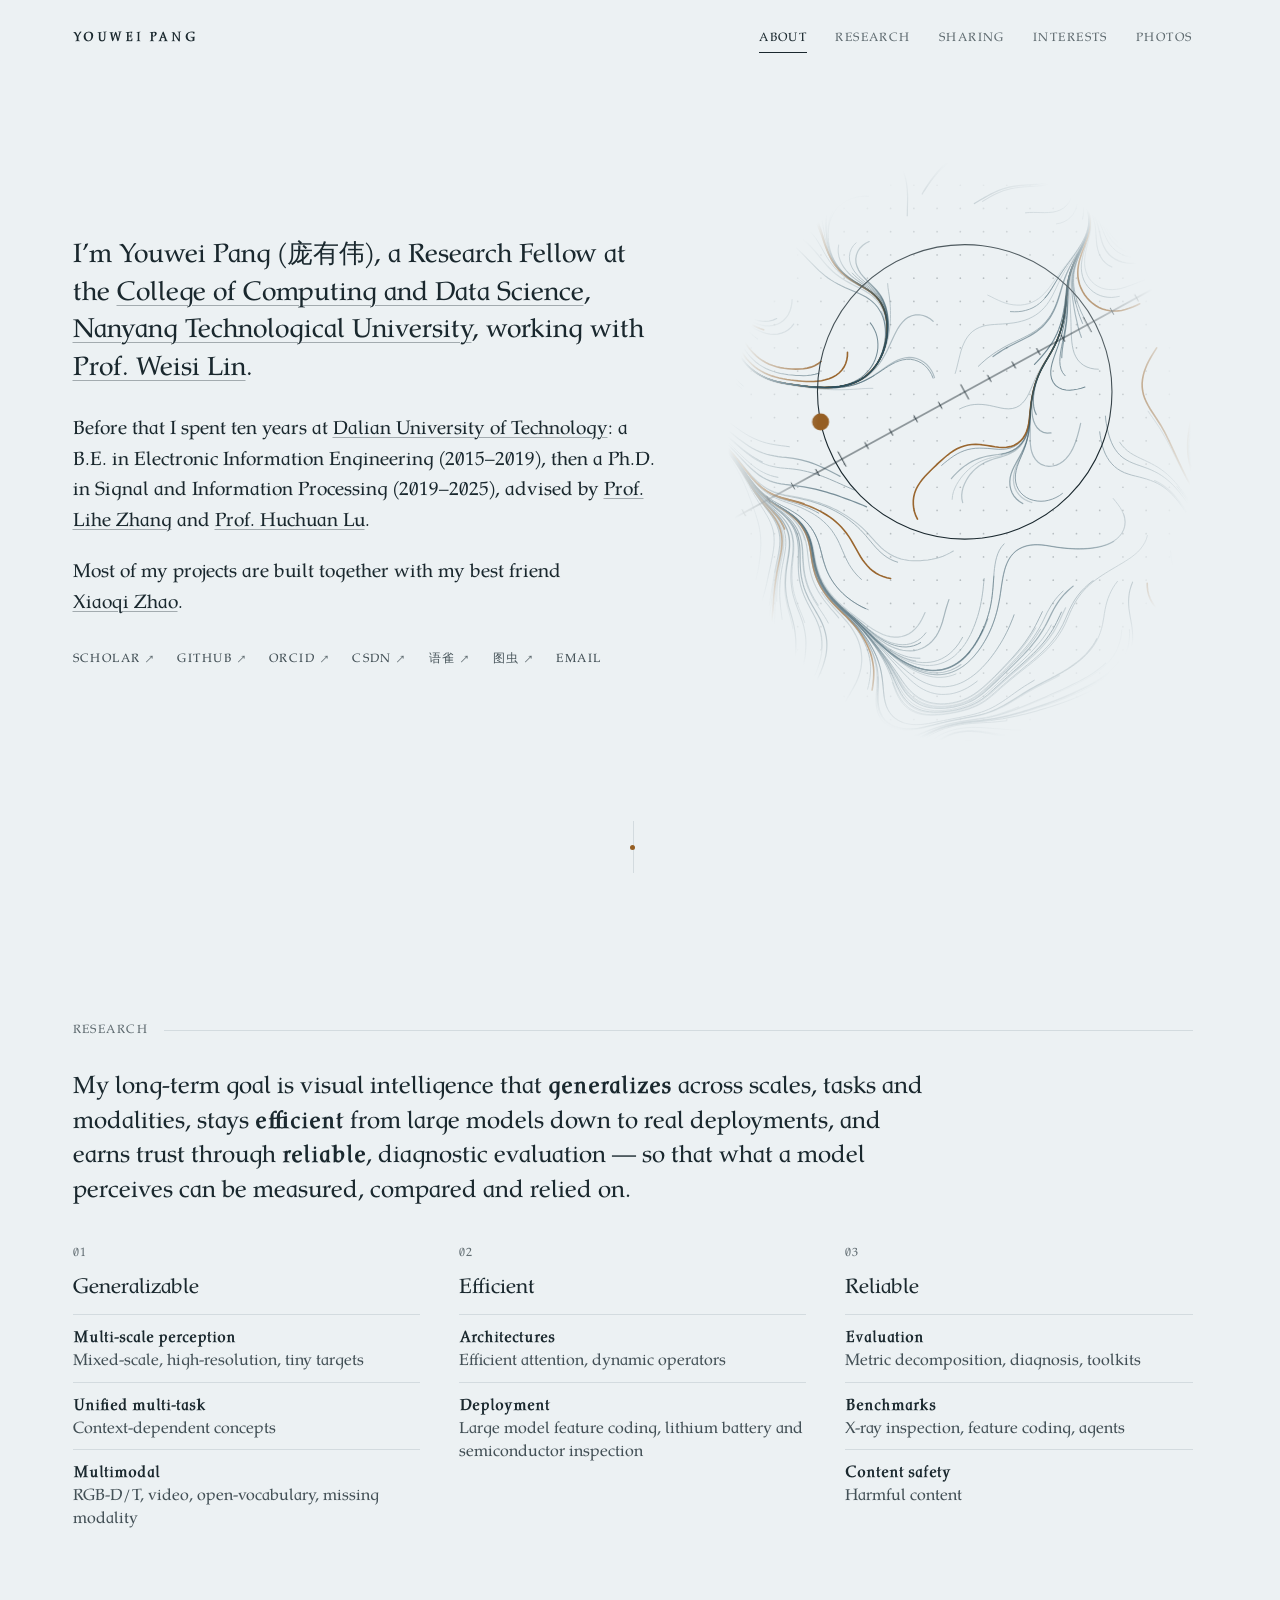
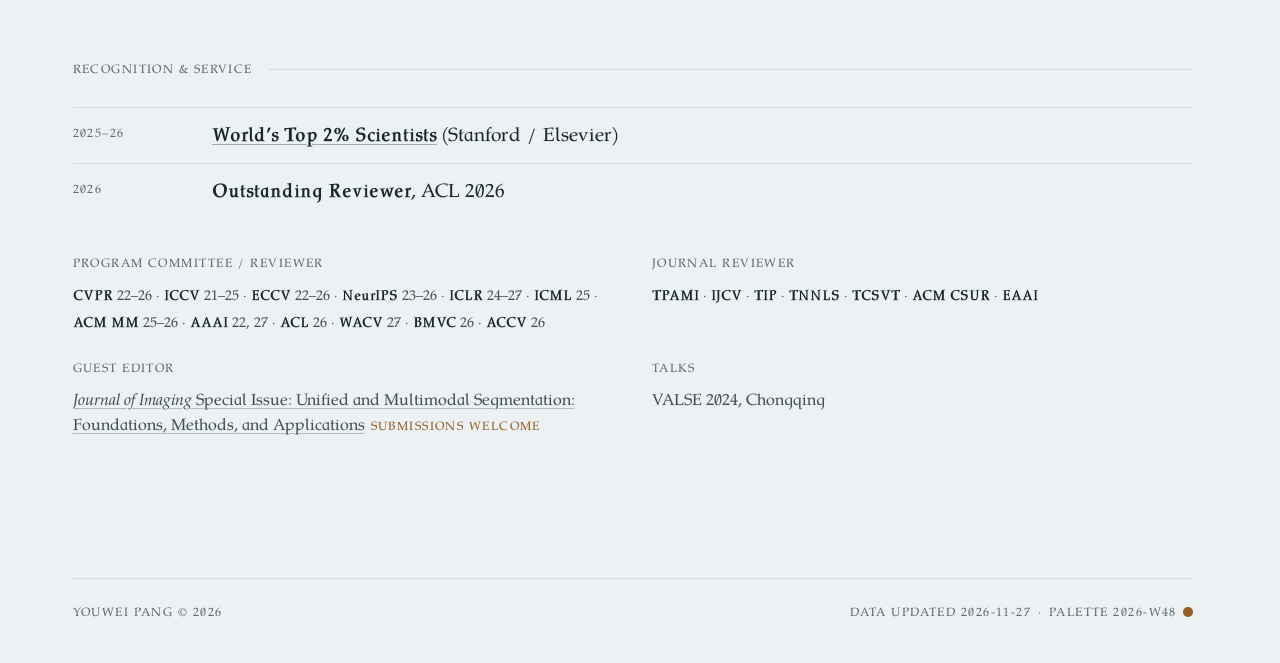
<file: index.html>
<!DOCTYPE html>
<html lang="en" data-tone="art">

<head>
  <meta charset="utf-8" />
  <meta name="viewport" content="width=device-width, initial-scale=1, viewport-fit=cover" />
  <meta name="description" content="Youwei Pang — research on generalizable, efficient and reliable visual intelligence." />
  <meta name="author" content="Youwei Pang" />
  <meta name="color-scheme" content="light" />
  <title>Youwei Pang</title>
  <link rel="apple-touch-icon" href="apple-touch-icon.png" />
  <link rel="icon" href="favicon.ico" />
  <link rel="preload" href="assets/fonts/VesperaDisplay-Regular.subset.woff2" as="font" type="font/woff2" crossorigin />
  <link rel="stylesheet" href="assets/style.css" />
  <!-- paint with last week's palette straight away; main.js refreshes it from data.js -->
  <script>(() => { const d = document.documentElement; try { const t = JSON.parse(localStorage.getItem('yp-theme')); const v = t && t.tones && (t.tones[d.dataset.tone] || t.tones.paper); if (v) for (const k in v) d.style.setProperty('--' + k, v[k]); } catch (e) { } })();</script>
  <script src="assets/main.js" defer></script>
</head>

<body data-page="about">
  <a class="skip" href="#main">Skip to content</a>
  <header class="bar" id="bar">
    <div class="shell top">
      <a class="brand" href="./">Youwei Pang</a>
      <nav class="tabs" aria-label="Pages"><a href="./" aria-current="page">About</a><a href="research.html">Research</a><a href="sharing.html">Sharing</a><a href="interests.html">Interests</a><a href="photos.html">Photos</a></nav>
    </div>
  </header>

  <main id="main" class="shell" tabindex="-1">
    <section class="intro hero">
      <div>
        <h1 class="sr-only">Youwei Pang</h1>
        <div class="prose">
          <p>I&#8217;m Youwei Pang (<span lang="zh">庞有伟</span>), a Research Fellow at the <a href="https://www.ntu.edu.sg/computing" target="_blank" rel="noopener">College of Computing and Data Science</a>, <a href="https://www.ntu.edu.sg/" target="_blank" rel="noopener">Nanyang Technological University</a>, working with <a href="https://personal.ntu.edu.sg/wslin/Home.html" target="_blank" rel="noopener">Prof. Weisi Lin</a>.</p>
          <p>Before that I spent ten years at <a href="https://www.dlut.edu.cn/" target="_blank" rel="noopener">Dalian University of Technology</a>: a B.E. in Electronic Information Engineering (2015–2019), then a Ph.D. in Signal and Information Processing (2019–2025), advised by <a href="http://faculty.dlut.edu.cn/lhzhang" target="_blank" rel="noopener">Prof. Lihe Zhang</a> and <a href="http://faculty.dlut.edu.cn/Huchuan_Lu" target="_blank" rel="noopener">Prof. Huchuan Lu</a>.</p>
          <p>Most of my projects are built together with my best friend <a href="https://xiaoqi-zhao-dlut.github.io/" target="_blank" rel="noopener">Xiaoqi Zhao</a>.</p>
        </div>
        <div class="links">
          <a href="https://scholar.google.com/citations?user=jdo9_goAAAAJ" target="_blank" rel="noopener">Scholar</a>
          <a href="https://github.com/lartpang" target="_blank" rel="noopener">GitHub</a>
          <a href="https://orcid.org/0000-0002-3950-0956" target="_blank" rel="noopener">ORCID</a>
          <a href="https://yowey.blog.csdn.net/" target="_blank" rel="noopener">CSDN</a>
          <a href="https://www.yuque.com/lart" target="_blank" rel="noopener" lang="zh">语雀</a>
          <a href="https://yooweey.tuchong.com/" target="_blank" rel="noopener" lang="zh">图虫</a>
          <button id="mailBtn" type="button"><span id="mailText">Email</span></button>
        </div>
      </div>
      <figure class="art" id="art" aria-hidden="true"></figure>
      <a class="cue" href="#more" aria-label="Scroll down"></a>
    </section>

    <section class="block" id="more" aria-labelledby="h-research">
      <h2 class="label" id="h-research">Research</h2>
      <p class="lede">My long-term goal is visual intelligence that <strong>generalizes</strong> across scales, tasks and modalities, stays <strong>efficient</strong> from large models down to real deployments, and earns trust through <strong>reliable</strong>, diagnostic evaluation — so that what a model perceives can be measured, compared and relied on.</p>
      <div class="threads">
        <div class="thread">
          <h3><span class="meta">01</span>Generalizable</h3>
          <ul>
            <li><b>Multi-scale perception</b><span>Mixed-scale, high-resolution, tiny targets</span></li>
            <li><b>Unified multi-task</b><span>Context-dependent concepts</span></li>
            <li><b>Multimodal</b><span>RGB-D/T, video, open-vocabulary, missing modality</span></li>
          </ul>
        </div>
        <div class="thread">
          <h3><span class="meta">02</span>Efficient</h3>
          <ul>
            <li><b>Architectures</b><span>Efficient attention, dynamic operators</span></li>
            <li><b>Deployment</b><span>Large model feature coding, lithium battery and semiconductor inspection</span></li>
          </ul>
        </div>
        <div class="thread">
          <h3><span class="meta">03</span>Reliable</h3>
          <ul>
            <li><b>Evaluation</b><span>Metric decomposition, diagnosis, toolkits</span></li>
            <li><b>Benchmarks</b><span>X-ray inspection, feature coding, agents</span></li>
            <li><b>Content safety</b><span>Harmful content</span></li>
          </ul>
        </div>
      </div>
    </section>

    <section class="block" aria-labelledby="h-recognition">
      <h2 class="label" id="h-recognition">Recognition &amp; Service</h2>
      <ul class="honors">
        <li><span class="meta">2025–26</span><span><a href="https://elsevier.digitalcommonsdata.com/datasets/btchxktzyw/9" target="_blank" rel="noopener"><b>World&#8217;s Top 2% Scientists</b></a> (Stanford / Elsevier)</span></li>
        <li><span class="meta">2026</span><span><b>Outstanding Reviewer</b>, ACL 2026</span></li>
      </ul>
      <div class="service">
        <div>
          <h3 class="meta">Program Committee / Reviewer</h3>
          <p class="venues"><b>CVPR</b> 22–26 · <b>ICCV</b> 21–25 · <b>ECCV</b> 22–26 · <b>NeurIPS</b> 23–26 · <b>ICLR</b> 24–27 · <b>ICML</b> 25 · <b>ACM MM</b> 25–26 · <b>AAAI</b> 22, 27 · <b>ACL</b> 26 · <b>WACV</b> 27 · <b>BMVC</b> 26 · <b>ACCV</b> 26</p>
        </div>
        <div>
          <h3 class="meta">Journal Reviewer</h3>
          <p class="venues"><b>TPAMI</b> · <b>IJCV</b> · <b>TIP</b> · <b>TNNLS</b> · <b>TCSVT</b> · <b>ACM CSUR</b> · <b>EAAI</b></p>
        </div>
        <div>
          <h3 class="meta">Guest Editor</h3>
          <p><a href="https://www.mdpi.com/journal/jimaging/special_issues/63OE6916ZK" target="_blank" rel="noopener"><i>Journal of Imaging</i> Special Issue: Unified and Multimodal Segmentation: Foundations, Methods, and Applications</a><span class="cfp ui">Submissions welcome</span></p>
        </div>
        <div>
          <h3 class="meta">Talks</h3>
          <p>VALSE 2024, Chongqing</p>
        </div>
      </div>
    </section>


  </main>

  <footer class="shell foot">
    <span>Youwei Pang © 2026</span>
    <span><span class="nw">Data updated <span data-live="updated">2026-11-23</span></span><span class="dot"></span><span class="nw">Palette <span data-live="week">2026-W48</span><span class="swatch" aria-hidden="true"></span></span></span>
  </footer>
</body>

</html>
</file>
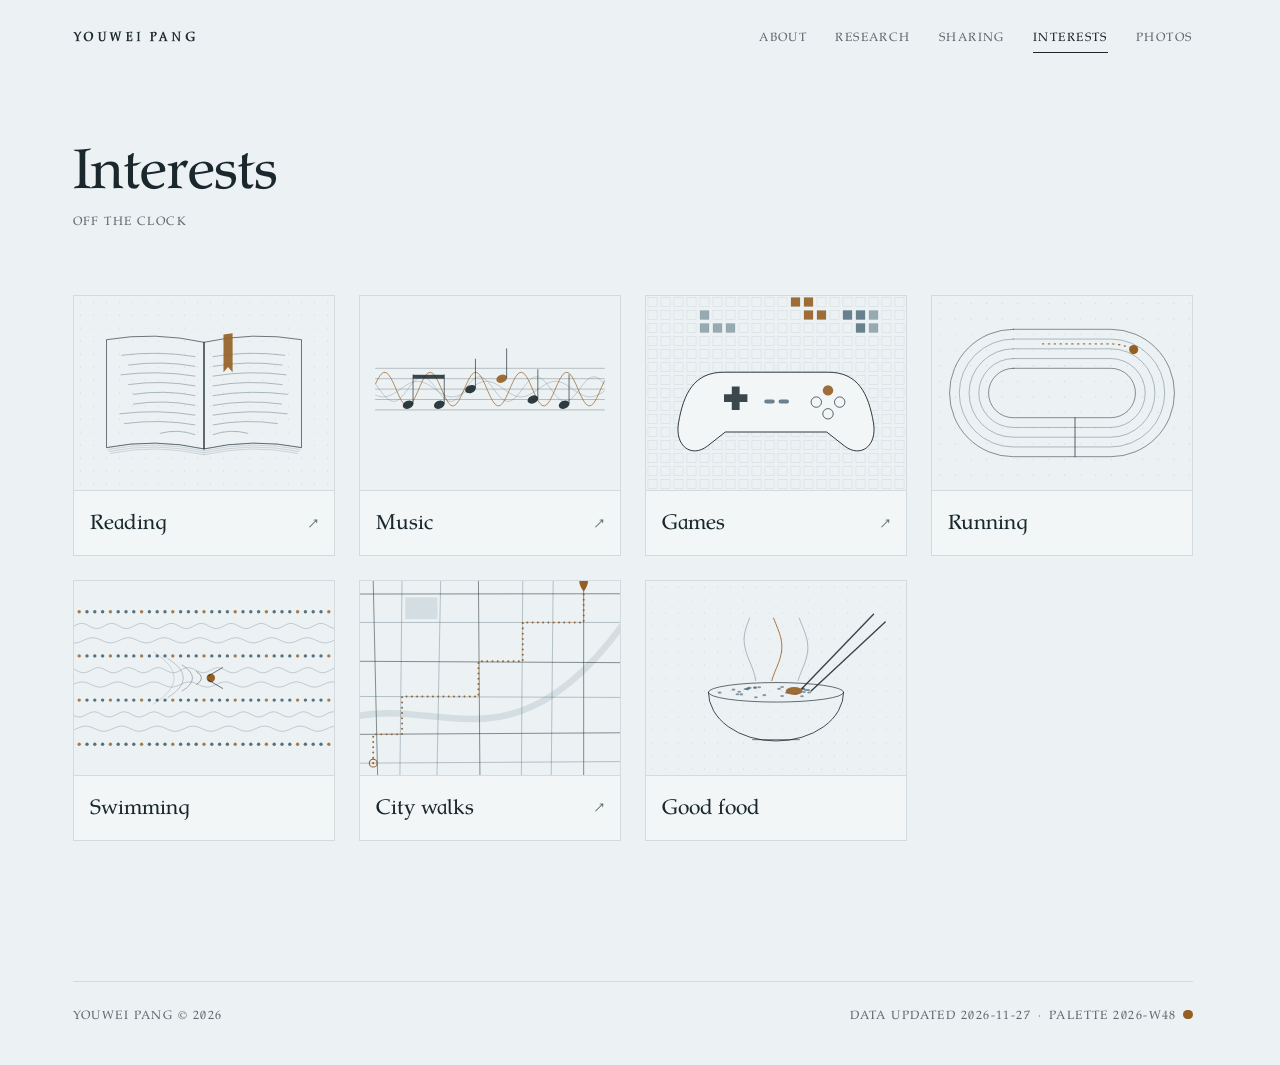
<file: interests.html>
<!DOCTYPE html>
<html lang="en" data-tone="art">

<head>
  <meta charset="utf-8" />
  <meta name="viewport" content="width=device-width, initial-scale=1, viewport-fit=cover" />
  <meta name="description" content="What Youwei Pang does off the clock." />
  <meta name="author" content="Youwei Pang" />
  <meta name="color-scheme" content="light" />
  <title>Interests · Youwei Pang</title>
  <link rel="apple-touch-icon" href="apple-touch-icon.png" />
  <link rel="icon" href="favicon.ico" />
  <link rel="preload" href="assets/fonts/VesperaDisplay-Regular.subset.woff2" as="font" type="font/woff2" crossorigin />
  <link rel="stylesheet" href="assets/style.css" />
  <!-- paint with last week's palette straight away; main.js refreshes it from data.js -->
  <script>(() => { const d = document.documentElement; try { const t = JSON.parse(localStorage.getItem('yp-theme')); const v = t && t.tones && (t.tones[d.dataset.tone] || t.tones.paper); if (v) for (const k in v) d.style.setProperty('--' + k, v[k]); } catch (e) { } })();</script>
  <script src="assets/main.js" defer></script>
</head>

<body data-page="interests">
  <a class="skip" href="#main">Skip to content</a>
  <header class="bar" id="bar">
    <div class="shell top">
      <a class="brand" href="./">Youwei Pang</a>
      <nav class="tabs" aria-label="Pages"><a href="./">About</a><a href="research.html">Research</a><a href="sharing.html">Sharing</a><a href="interests.html" aria-current="page">Interests</a><a href="photos.html">Photos</a></nav>
    </div>
  </header>

  <main id="main" class="shell" tabindex="-1">
    <h1 class="page-h">Interests</h1>
    <p class="page-meta ui">Off the clock</p>
    <ul class="tiles" id="interestList">
      <li class="tile"><h3>Reading</h3></li><li class="tile"><h3>Music</h3></li><li class="tile"><h3>Games</h3></li><li class="tile"><h3>Running</h3></li><li class="tile"><h3>Swimming</h3></li><li class="tile"><h3>City walks</h3></li><li class="tile"><h3>Good food</h3></li>
    </ul>

  </main>

  <footer class="shell foot">
    <span>Youwei Pang © 2026</span>
    <span><span class="nw">Data updated <span data-live="updated">2026-11-23</span></span><span class="dot"></span><span class="nw">Palette <span data-live="week">2026-W48</span><span class="swatch" aria-hidden="true"></span></span></span>
  </footer>
</body>

</html>
</file>
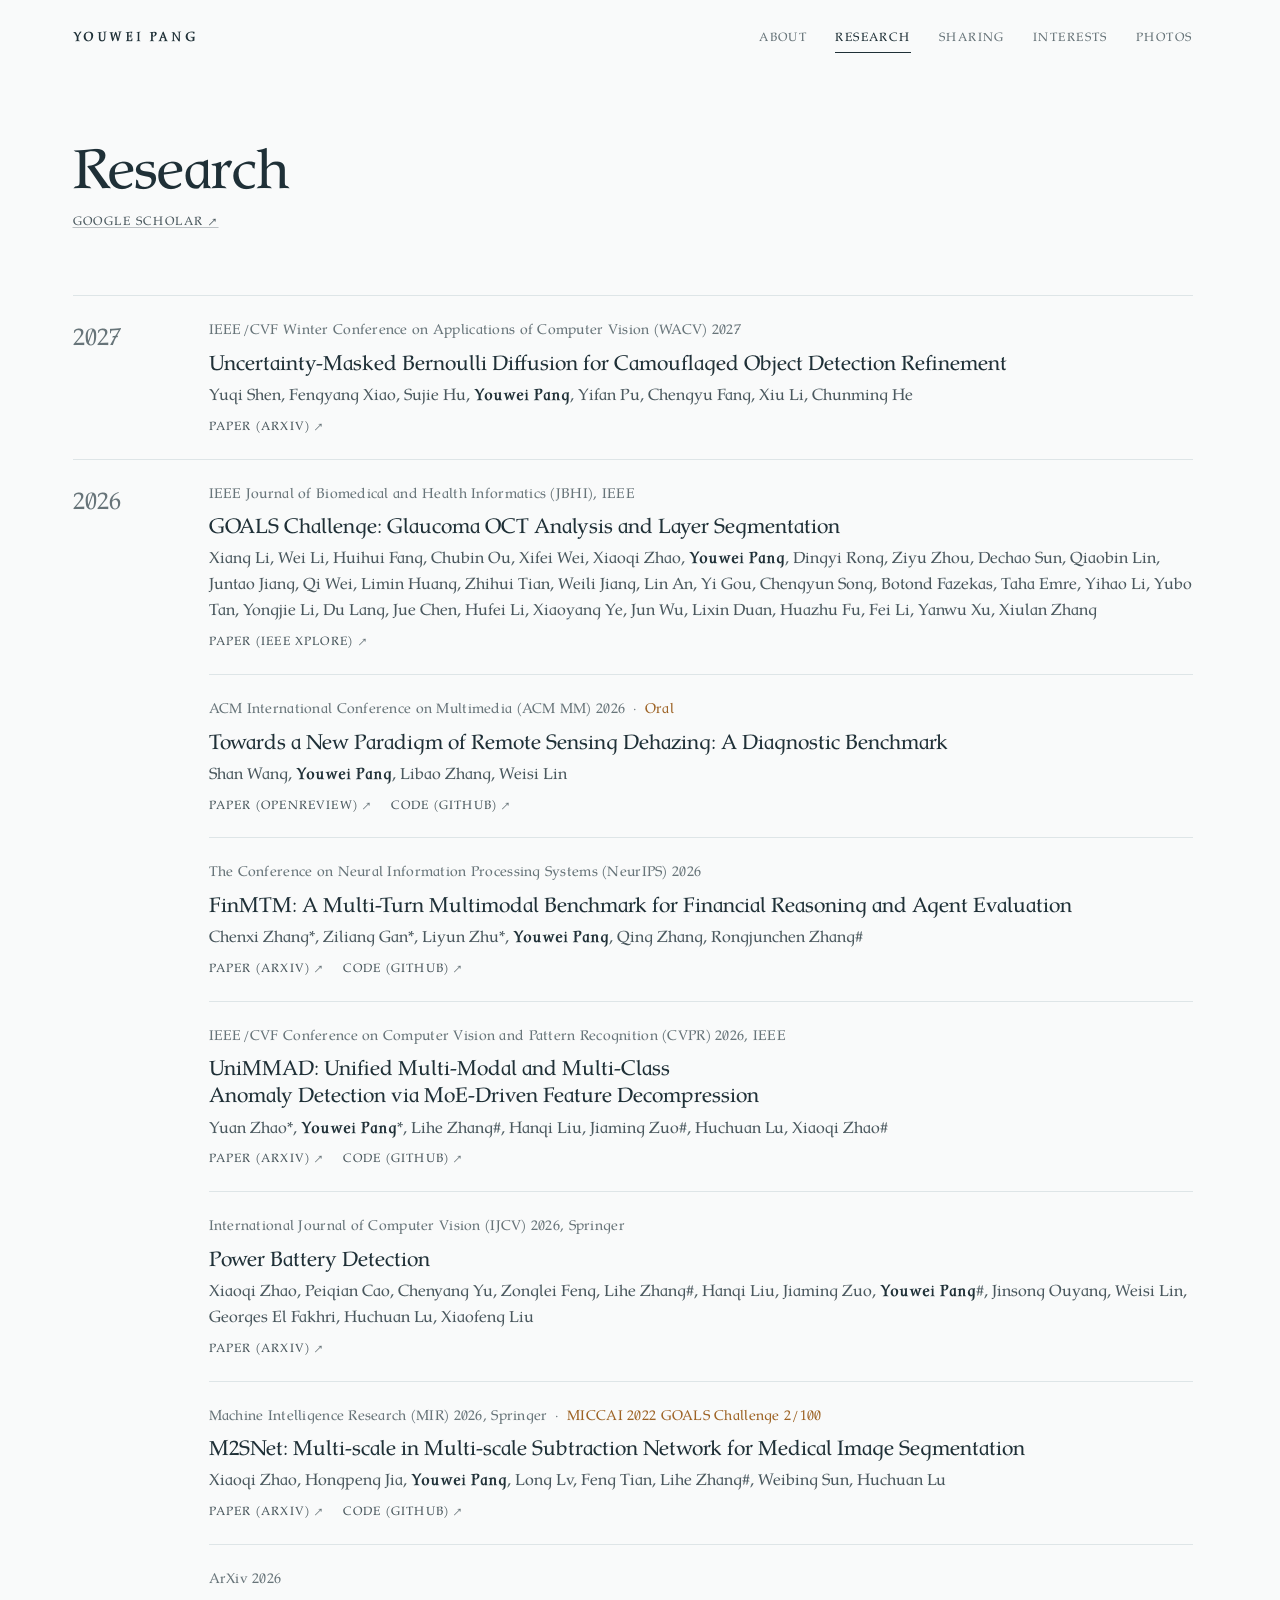
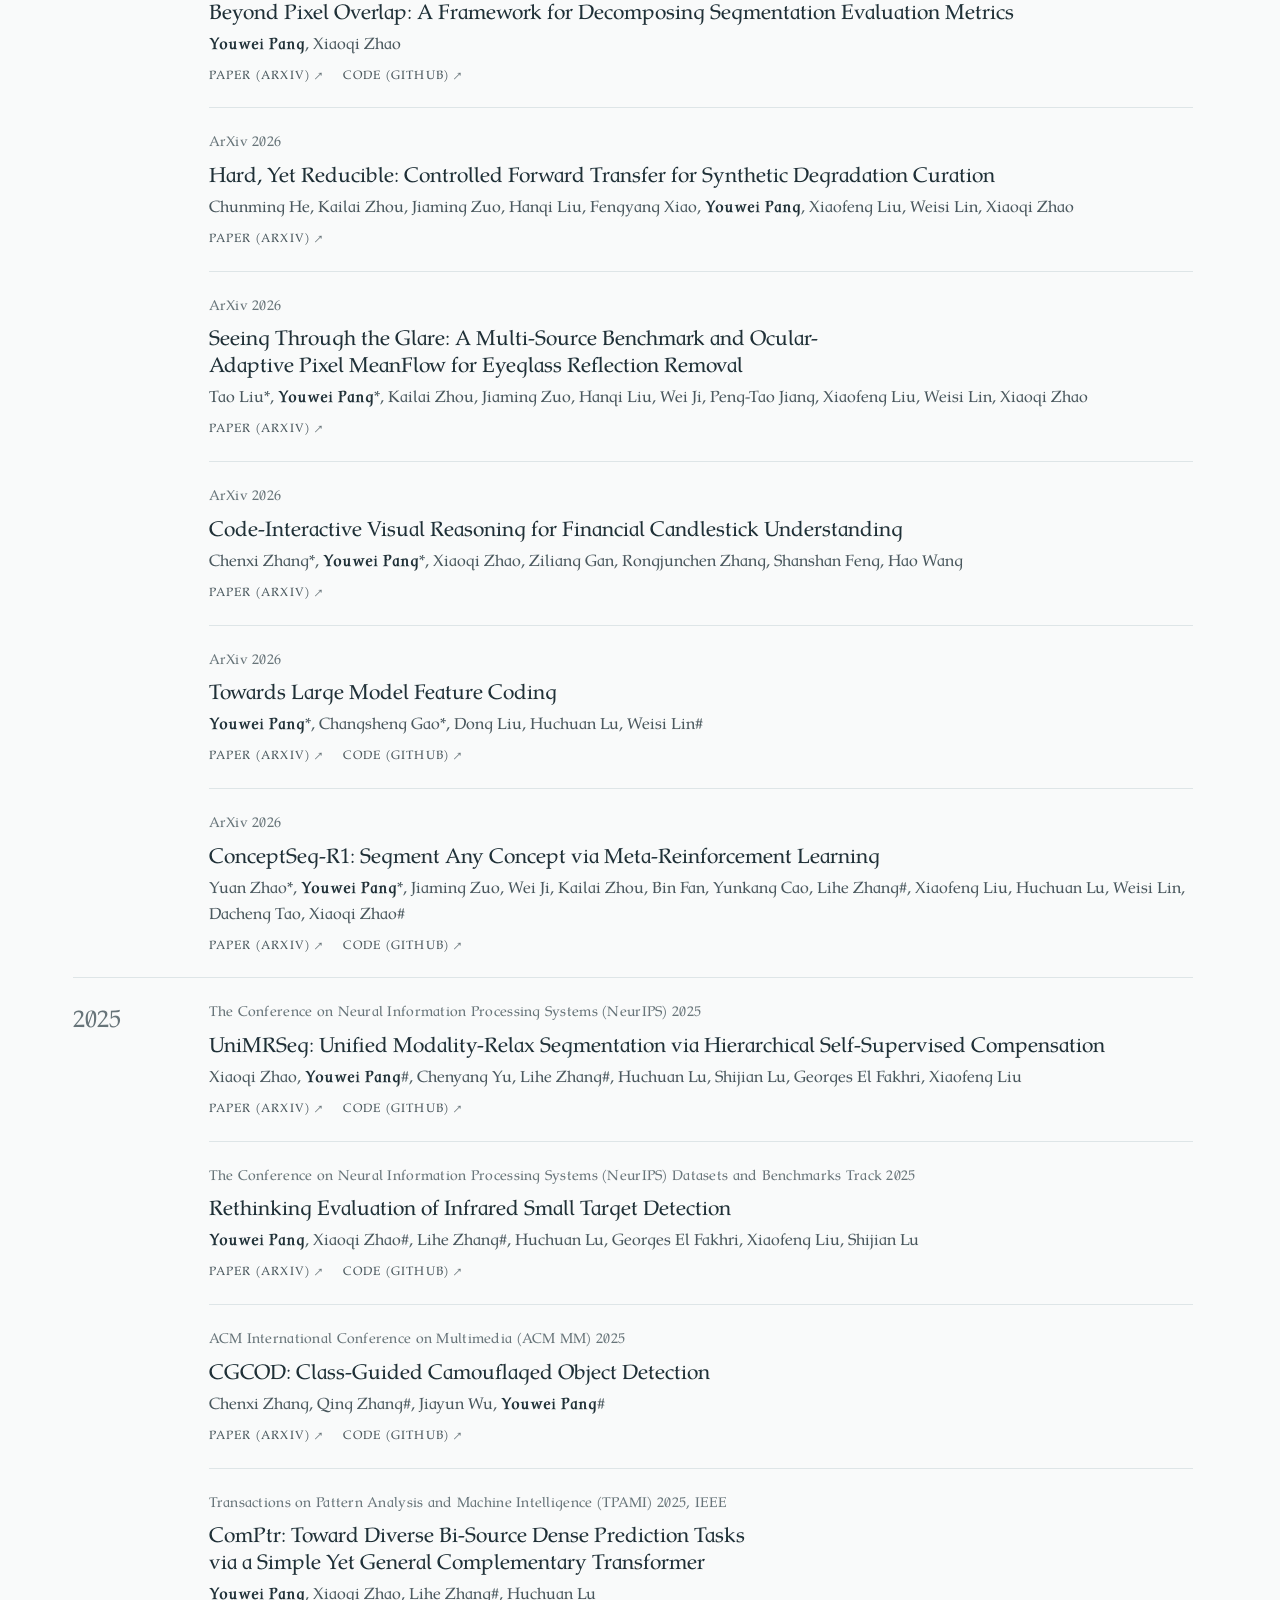
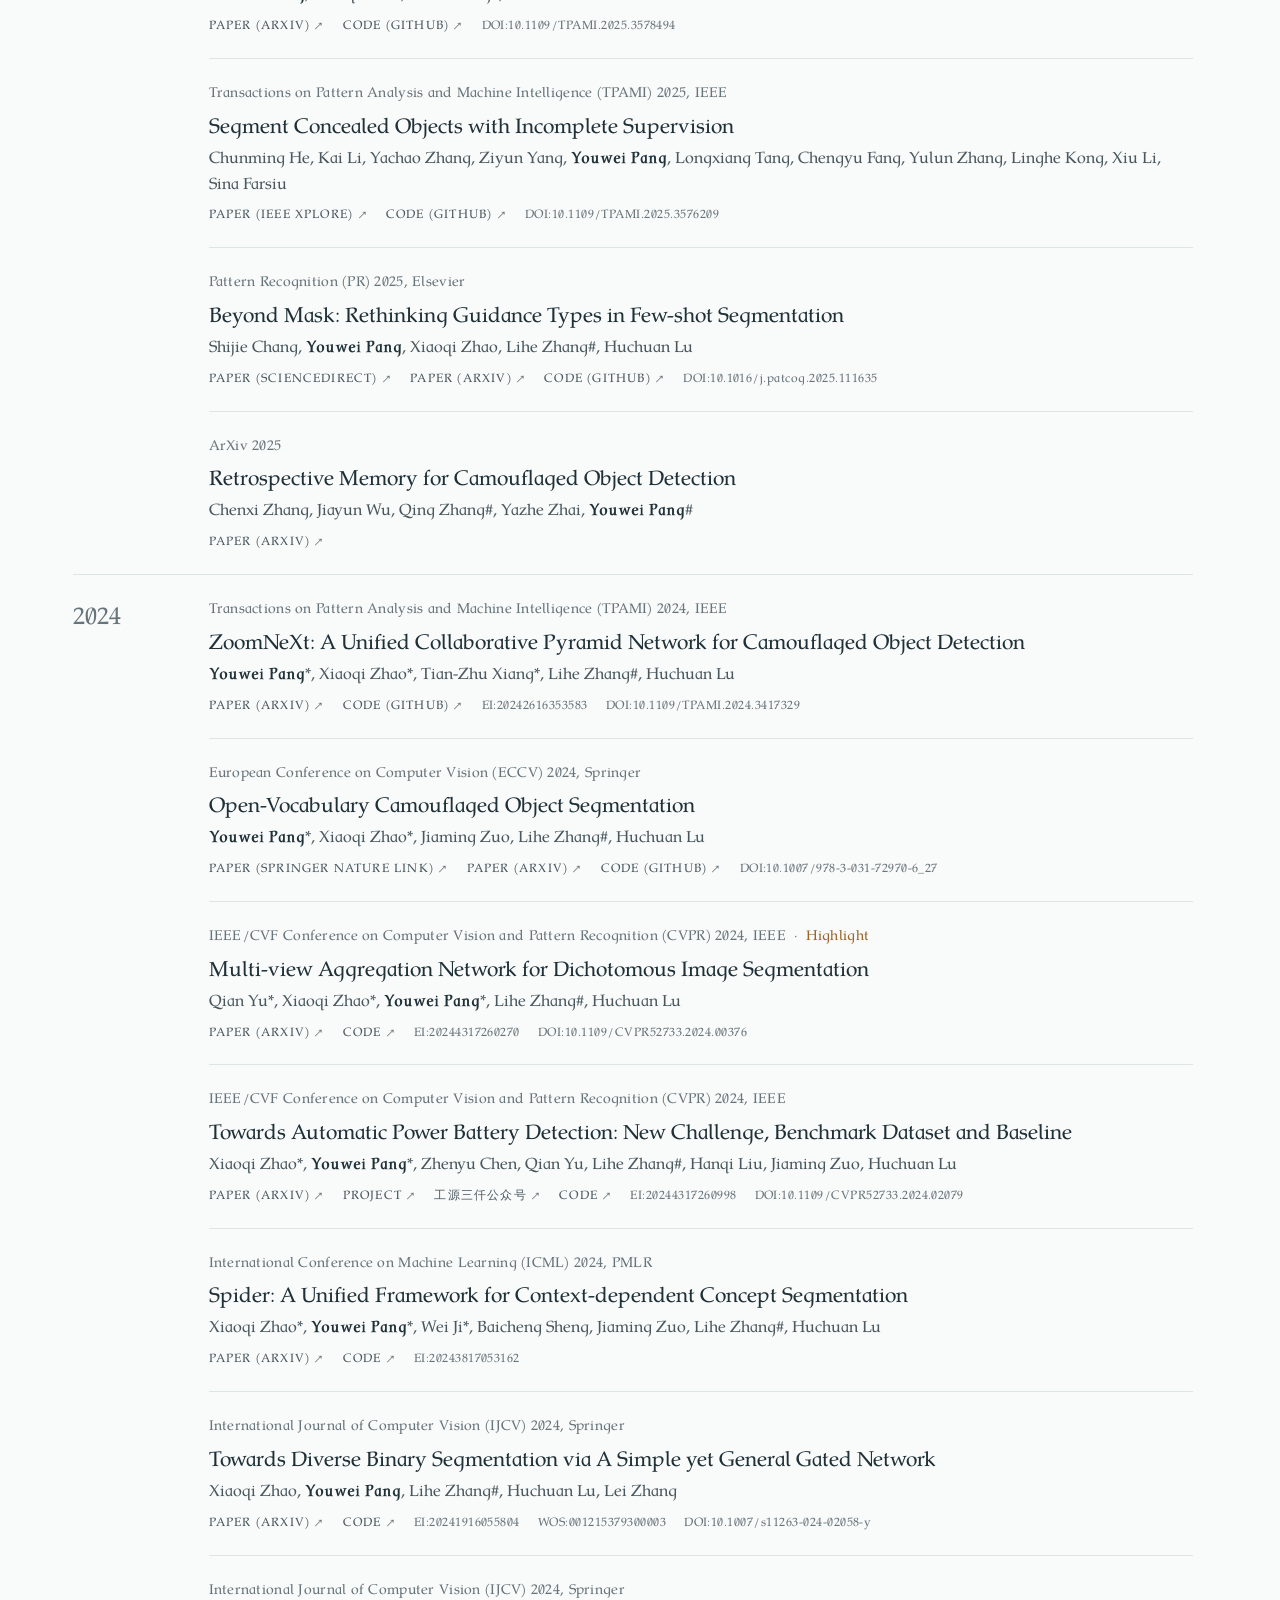
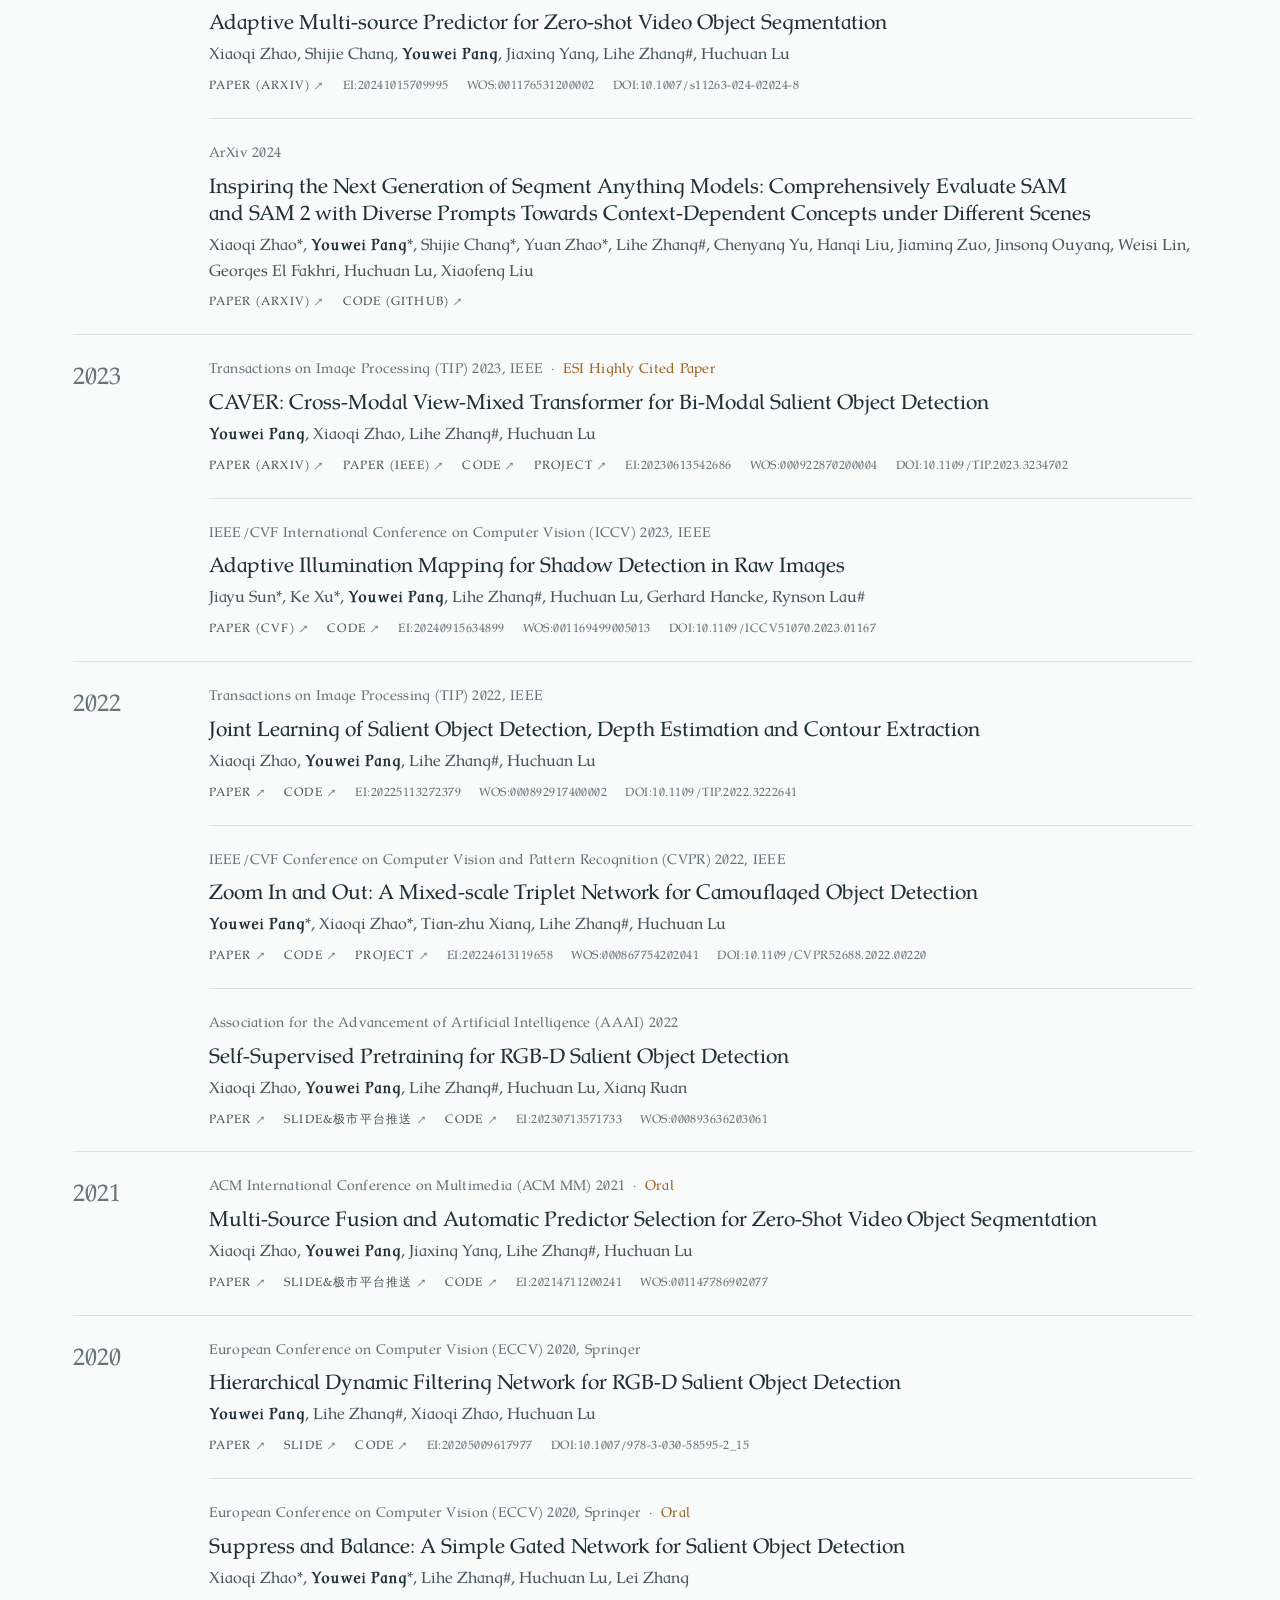
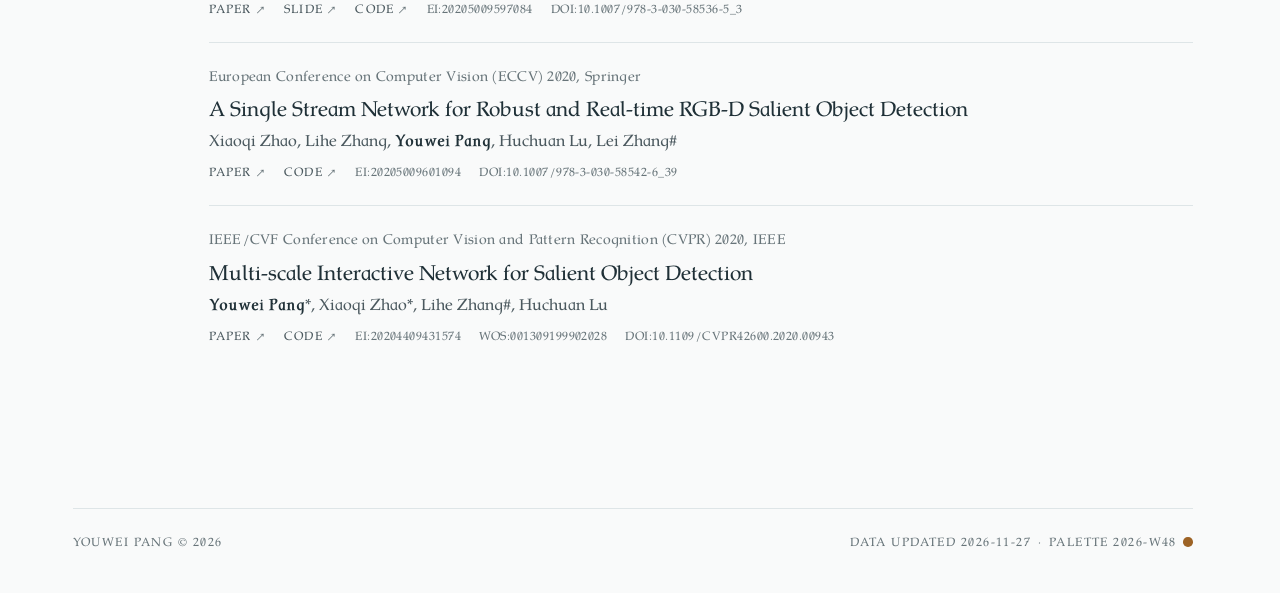
<file: research.html>
<!DOCTYPE html>
<html lang="en" data-tone="paper">

<head>
  <meta charset="utf-8" />
  <meta name="viewport" content="width=device-width, initial-scale=1, viewport-fit=cover" />
  <meta name="description" content="Papers by Youwei Pang, grouped by year." />
  <meta name="author" content="Youwei Pang" />
  <meta name="color-scheme" content="light" />
  <title>Research · Youwei Pang</title>
  <link rel="apple-touch-icon" href="apple-touch-icon.png" />
  <link rel="icon" href="favicon.ico" />
  <link rel="preload" href="assets/fonts/VesperaDisplay-Regular.subset.woff2" as="font" type="font/woff2" crossorigin />
  <link rel="stylesheet" href="assets/style.css" />
  <!-- paint with last week's palette straight away; main.js refreshes it from data.js -->
  <script>(() => { const d = document.documentElement; try { const t = JSON.parse(localStorage.getItem('yp-theme')); const v = t && t.tones && (t.tones[d.dataset.tone] || t.tones.paper); if (v) for (const k in v) d.style.setProperty('--' + k, v[k]); } catch (e) { } })();</script>
  <script src="assets/main.js" defer></script>
</head>

<body data-page="research">
  <a class="skip" href="#main">Skip to content</a>
  <header class="bar" id="bar">
    <div class="shell top">
      <a class="brand" href="./">Youwei Pang</a>
      <nav class="tabs" aria-label="Pages"><a href="./">About</a><a href="research.html" aria-current="page">Research</a><a href="sharing.html">Sharing</a><a href="interests.html">Interests</a><a href="photos.html">Photos</a></nav>
    </div>
  </header>

  <main id="main" class="shell" tabindex="-1">
    <h1 class="page-h">Research</h1>
    <p class="page-meta ui"><a href="https://scholar.google.com/citations?user=jdo9_goAAAAJ" target="_blank" rel="noopener">Google Scholar ↗</a></p>
    <div id="paperList"></div>

  </main>

  <footer class="shell foot">
    <span>Youwei Pang © 2026</span>
    <span><span class="nw">Data updated <span data-live="updated">2026-11-23</span></span><span class="dot"></span><span class="nw">Palette <span data-live="week">2026-W48</span><span class="swatch" aria-hidden="true"></span></span></span>
  </footer>
</body>

</html>
</file>
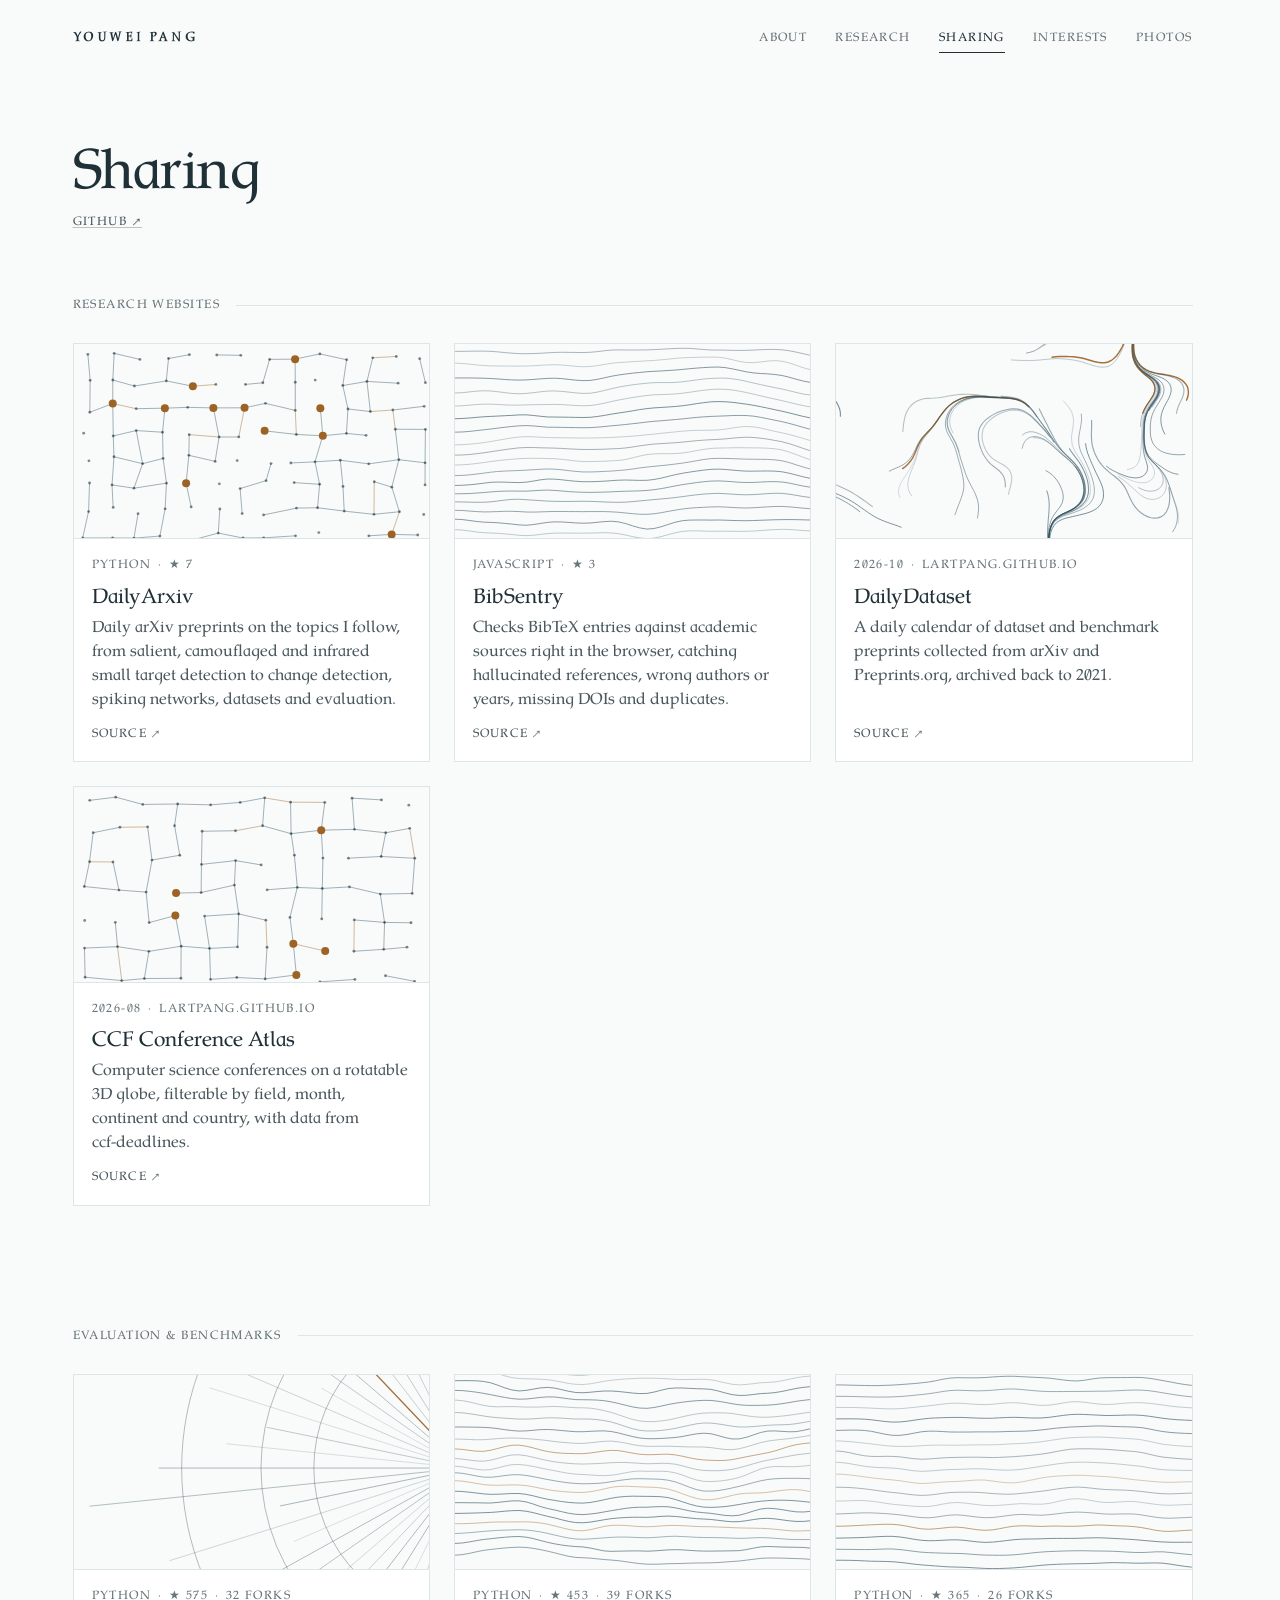
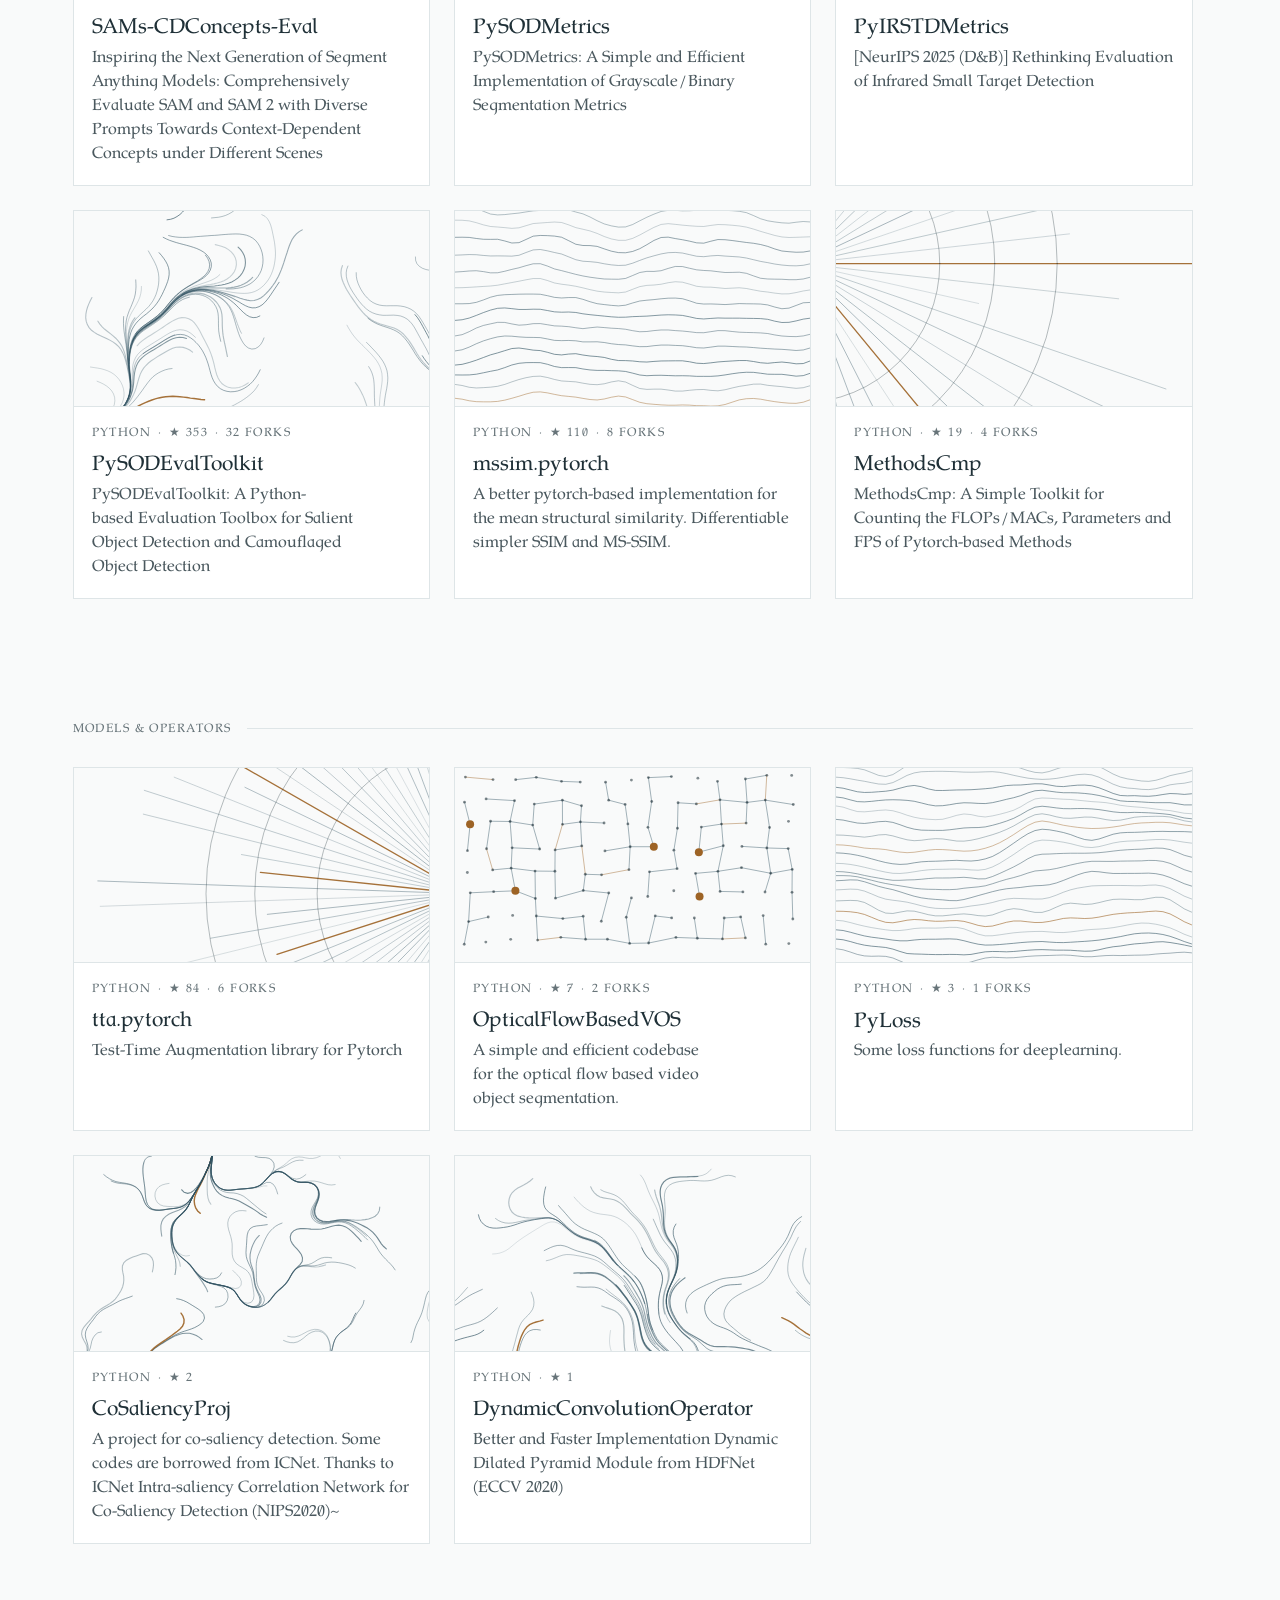
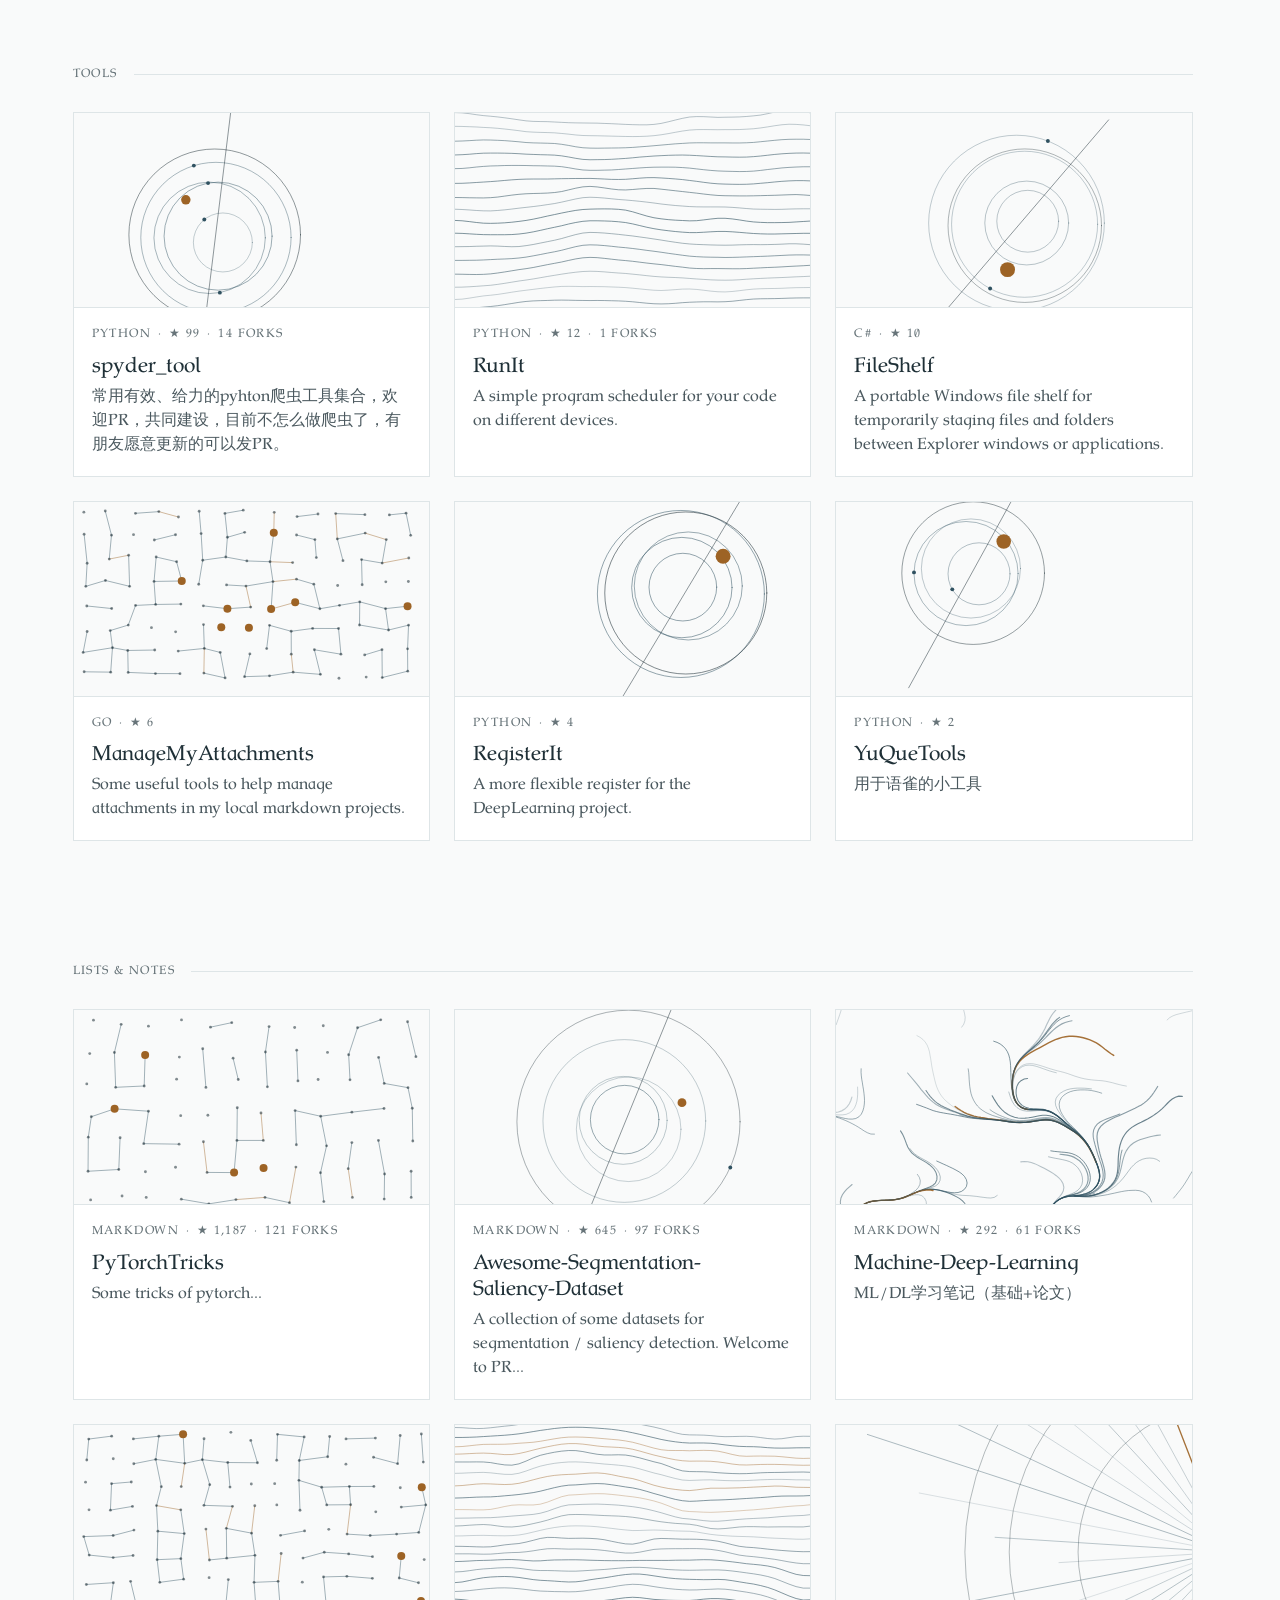
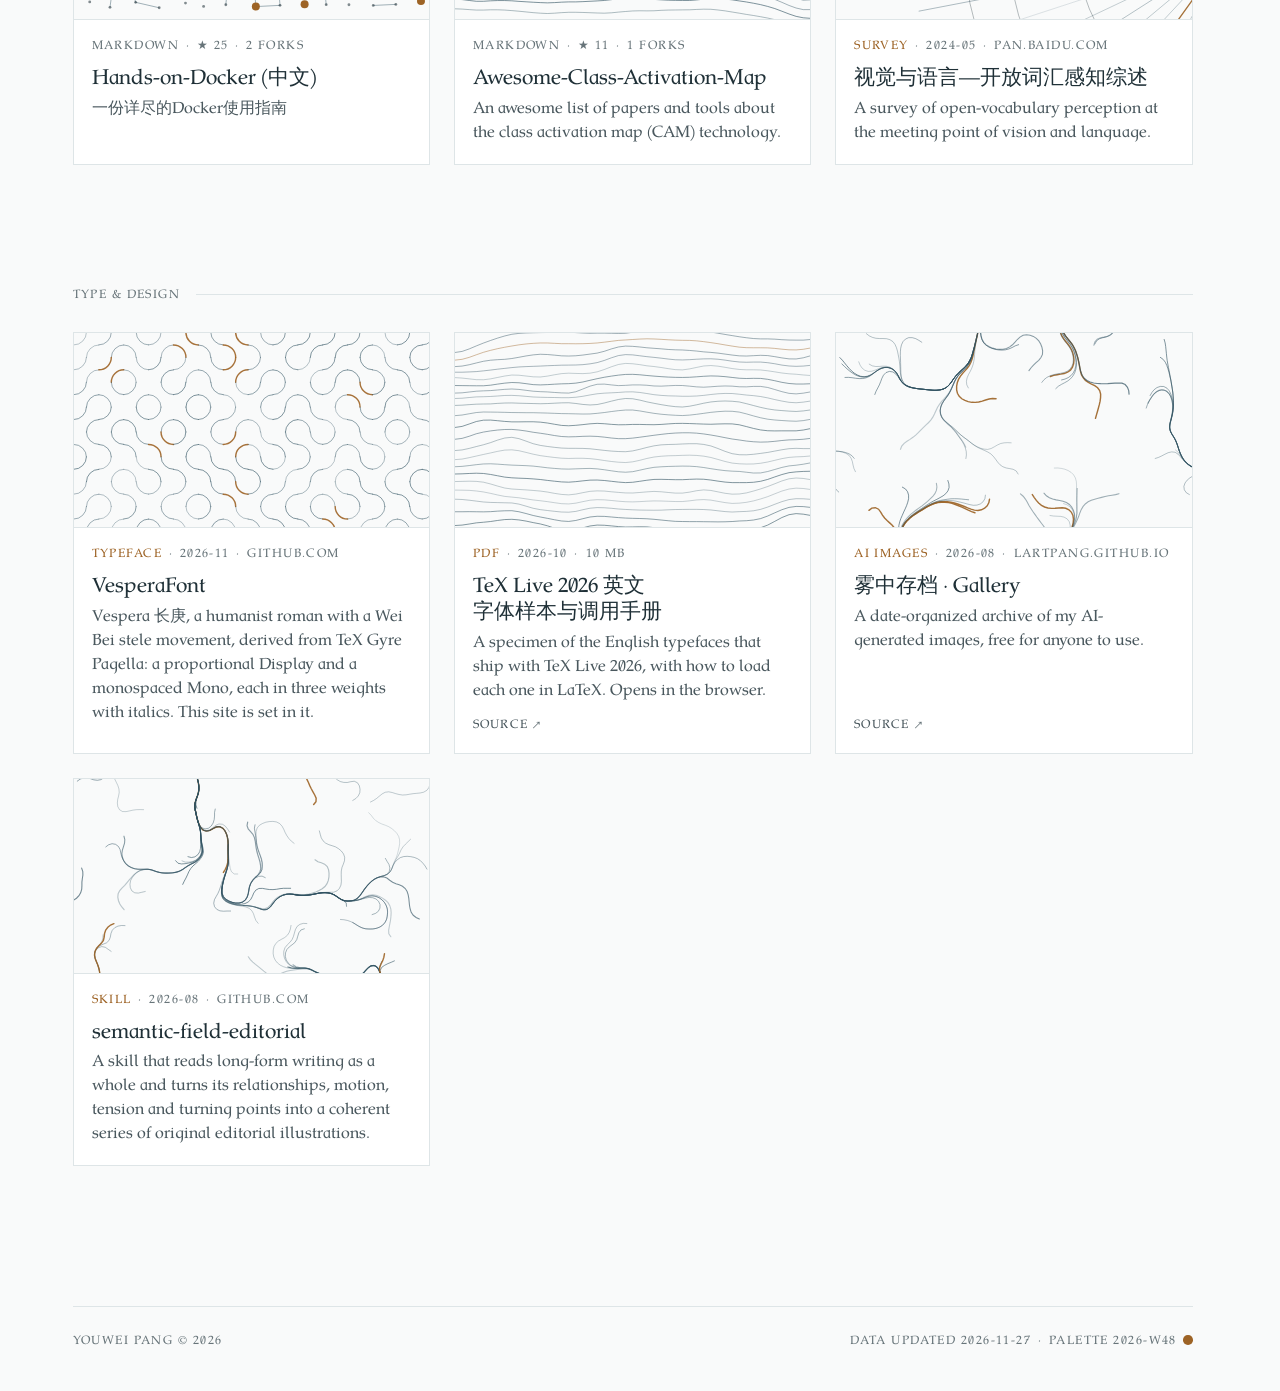
<file: sharing.html>
<!DOCTYPE html>
<html lang="en" data-tone="paper">

<head>
  <meta charset="utf-8" />
  <meta name="viewport" content="width=device-width, initial-scale=1, viewport-fit=cover" />
  <meta name="description" content="Open-source projects, research websites, typefaces and notes by Youwei Pang." />
  <meta name="author" content="Youwei Pang" />
  <meta name="color-scheme" content="light" />
  <title>Sharing · Youwei Pang</title>
  <link rel="apple-touch-icon" href="apple-touch-icon.png" />
  <link rel="icon" href="favicon.ico" />
  <link rel="preload" href="assets/fonts/VesperaDisplay-Regular.subset.woff2" as="font" type="font/woff2" crossorigin />
  <link rel="stylesheet" href="assets/style.css" />
  <!-- paint with last week's palette straight away; main.js refreshes it from data.js -->
  <script>(() => { const d = document.documentElement; try { const t = JSON.parse(localStorage.getItem('yp-theme')); const v = t && t.tones && (t.tones[d.dataset.tone] || t.tones.paper); if (v) for (const k in v) d.style.setProperty('--' + k, v[k]); } catch (e) { } })();</script>
  <script src="assets/main.js" defer></script>
</head>

<body data-page="sharing">
  <a class="skip" href="#main">Skip to content</a>
  <header class="bar" id="bar">
    <div class="shell top">
      <a class="brand" href="./">Youwei Pang</a>
      <nav class="tabs" aria-label="Pages"><a href="./">About</a><a href="research.html">Research</a><a href="sharing.html" aria-current="page">Sharing</a><a href="interests.html">Interests</a><a href="photos.html">Photos</a></nav>
    </div>
  </header>

  <main id="main" class="shell" tabindex="-1">
    <h1 class="page-h">Sharing</h1>
    <p class="page-meta ui"><a href="https://github.com/lartpang" target="_blank" rel="noopener">GitHub ↗</a></p>
    <div id="sections"></div>

  </main>

  <footer class="shell foot">
    <span>Youwei Pang © 2026</span>
    <span><span class="nw">Data updated <span data-live="updated">2026-11-23</span></span><span class="dot"></span><span class="nw">Palette <span data-live="week">2026-W48</span><span class="swatch" aria-hidden="true"></span></span></span>
  </footer>
</body>

</html>
</file>
<file: assets/style.css>
/* Youwei Pang — a quiet, printed-paper site. Colours come from the palette of the week
   (data.js → theme), applied as the custom properties below; these defaults match a
   neutral week so the page reads well before data.js arrives. */

/* Vespera Display (lartpang/VesperaFont), self-hosted and subset to Latin; see fonts/README.md.
   Palatino comes first among the fallbacks: Vespera derives from TeX Gyre Pagella, a Palatino
   clone, so the swap barely moves the text. Chinese falls back to system serif fonts. */
@font-face {
  font-family: "Vespera Display";
  src: url("fonts/VesperaDisplay-Regular.subset.woff2") format("woff2");
  font-weight: 400;
  font-style: normal;
  font-display: swap;
  unicode-range: U+0020-007E, U+00A0-017F, U+0192, U+02C6, U+02DA, U+02DC, U+2010-2027, U+2030-203A, U+2044, U+20AC, U+2122, U+2190-2199, U+2212;
}
@font-face {
  font-family: "Vespera Display";
  src: url("fonts/VesperaDisplay-Italic.subset.woff2") format("woff2");
  font-weight: 400;
  font-style: italic;
  font-display: swap;
  unicode-range: U+0020-007E, U+00A0-017F, U+0192, U+02C6, U+02DA, U+02DC, U+2010-2027, U+2030-203A, U+2044, U+20AC, U+2122, U+2190-2199, U+2212;
}
@font-face {
  font-family: "Vespera Display";
  src: url("fonts/VesperaDisplay-Bold.subset.woff2") format("woff2");
  font-weight: 700;
  font-style: normal;
  font-display: swap;
  unicode-range: U+0020-007E, U+00A0-017F, U+0192, U+02C6, U+02DA, U+02DC, U+2010-2027, U+2030-203A, U+2044, U+20AC, U+2122, U+2190-2199, U+2212;
}
:root {
  --paper: #f3f2ee;
  --raised: #f8f7f4;
  --ink: #1d1f22;
  --soft: #4a4d52;
  --faint: #686c72;
  --rule: #dcdad3;
  --line: #34495a;
  --accent: #9a5b22;
  --serif: "Vespera Display", "Palatino Linotype", Palatino, "Book Antiqua", "TeX Gyre Pagella", Georgia, "Songti SC", "Noto Serif SC", "SimSun", serif;
  --sans: var(--serif);   /* one typeface throughout; labels differ only by case and spacing */
  --gutter: clamp(20px, 5vw, 56px);
  --max: 1120px;
  --bar-h: 72px;   /* measured by main.js; the About hero fills the screen below the bar */
  color-scheme: light;
}
:root[data-tone="ink"] {
  --paper: #0c0d0f;
  --raised: #15171a;
  --ink: #e2e3e4;
  --soft: #b4b8bc;
  --faint: #8e9398;
  --rule: #2a2d31;
  --line: #a8b5c0;
  --accent: #e0a060;
  color-scheme: dark;
}

*, *::before, *::after { box-sizing: border-box; }
html { -webkit-text-size-adjust: 100%; scrollbar-gutter: stable; scroll-padding-top: 96px; }
body {
  margin: 0;
  background: var(--paper);
  color: var(--ink);
  font: 400 1.1875rem/1.62 var(--serif);
  font-synthesis: none;
  -webkit-font-smoothing: antialiased;
  text-rendering: optimizeLegibility;
  transition: background-color .6s, color .6s;
}
a { color: inherit; text-decoration-color: color-mix(in srgb, currentColor 35%, transparent); text-decoration-thickness: 1px; text-underline-offset: .18em; }
a:hover { text-decoration-color: currentColor; }
img { display: block; max-width: 100%; }
ul, ol { margin: 0; padding: 0; list-style: none; }
button { font: inherit; color: inherit; background: none; border: 0; padding: 0; cursor: pointer; }
::selection { background: var(--ink); color: var(--paper); }
:focus-visible { outline: 2px solid var(--accent); outline-offset: 3px; }
h1, h2, h3 { font-weight: 400; text-wrap: balance; }
p { text-wrap: pretty; }

.skip {
  position: fixed;
  top: 12px;
  left: 12px;
  z-index: 10;
  padding: 10px 16px;
  background: var(--ink);
  color: var(--paper);
  font: 700 .8125rem/1 var(--sans);
  text-decoration: none;
  transform: translateY(-200%);
}
.skip:focus-visible { transform: none; }
main:focus { outline: none; }
.sr-only { position: absolute; width: 1px; height: 1px; overflow: hidden; clip-path: inset(50%); white-space: nowrap; }

/* small uppercase labels, links and meta lines share one UI voice */
.ui, .tabs, .label, .meta, .links, .foot {
  font-family: var(--sans);
  font-size: .75rem;
  font-weight: 400;
  letter-spacing: .12em;
  text-transform: uppercase;
}

.shell { width: min(100% - 2 * var(--gutter), var(--max)); margin-inline: auto; }

/* ===================== header: the four pages, always spelled out =====================
   It floats at the top, steps aside while reading downward and returns on any small scroll up. */
.bar {
  position: sticky;
  top: 0;
  z-index: 5;
  background: color-mix(in srgb, var(--paper) 88%, transparent);
  -webkit-backdrop-filter: blur(12px);
  backdrop-filter: blur(12px);
  transition: transform .35s cubic-bezier(.2, .7, .2, 1), box-shadow .3s, background-color .6s;
}
.bar.lifted { box-shadow: 0 1px 0 var(--rule); }
.bar.away:not(:focus-within) { transform: translateY(-100%); }
.top {
  display: flex;
  align-items: baseline;
  justify-content: space-between;
  gap: 16px 32px;
  padding-block: 22px;
}
.brand { font: 700 .8125rem/1 var(--sans); letter-spacing: .2em; text-transform: uppercase; text-decoration: none; }
.tabs { display: flex; gap: 28px; }
.tabs a { position: relative; padding-block: 6px; color: var(--faint); text-decoration: none; transition: color .2s; }
.tabs a:hover { color: var(--ink); }
.tabs a[aria-current="page"] { color: var(--ink); }
.tabs a[aria-current="page"]::after { content: ""; position: absolute; inset: auto 0 0; height: 1px; background: currentColor; }

/* ===================== page heads ===================== */
.page-h { margin: clamp(28px, 6vw, 64px) 0 12px; font-size: clamp(2.25rem, 1.6rem + 2.6vw, 3.5rem); line-height: 1.08; letter-spacing: -.012em; }
.page-meta { margin: 0 0 clamp(36px, 6vw, 64px); color: var(--faint); }
.page-meta a { color: var(--soft); }
.meta { color: var(--faint); }
.meta .acc, .acc { color: var(--accent); }
.dot::before { content: "·"; margin: 0 .55em; }
.nw { white-space: nowrap; }

/* ===================== About ===================== */
.intro {
  display: grid;
  grid-template-columns: minmax(0, 1.12fr) minmax(0, .88fr);
  gap: clamp(24px, 5vw, 72px);
  align-items: center;
  margin-top: clamp(20px, 4vw, 48px);
}
.intro h1 { margin: 0 0 28px; font-size: clamp(2rem, 1.45rem + 2.3vw, 3.1rem); line-height: 1.1; letter-spacing: -.014em; }
.name-zh { display: block; margin-top: 14px; font: 400 .8125rem/1 var(--sans); letter-spacing: .5em; color: var(--faint); }
/* About opens as a hero: the intro alone fills the first screen */
.intro.hero {
  position: relative;
  min-height: calc(100vh - var(--bar-h));
  min-height: calc(100svh - var(--bar-h));
  margin-top: 0;
  padding-block: clamp(16px, 4vh, 48px) clamp(72px, 12vh, 120px);
}
.hero .prose p:first-child { font-size: clamp(1.3rem, 1.05rem + .9vw, 1.65rem); line-height: 1.42; color: var(--ink); }
/* a wordless scroll hint: a dot travelling down a hairline */
.cue { position: absolute; left: 50%; bottom: clamp(16px, 3vh, 32px); width: 24px; height: 52px; margin-left: -12px; }
.cue::before { content: ""; position: absolute; left: 50%; top: 0; bottom: 0; width: 1px; background: var(--rule); }
.cue::after { content: ""; position: absolute; left: 50%; top: 0; width: 5px; height: 5px; margin-left: -2.5px; border-radius: 50%; background: var(--accent); transform: translateY(24px); }
.cue:hover::before { background: var(--faint); }
@media (prefers-reduced-motion: no-preference) { .cue::after { animation: drop 2.4s cubic-bezier(.5, 0, .3, 1) infinite; } }
@keyframes drop { 0% { transform: translateY(0); opacity: 0; } 20%, 75% { opacity: 1; } 100% { transform: translateY(47px); opacity: 0; } }
.prose p { margin: 0 0 1.05em; max-width: 36em; }
.prose p:last-child { margin-bottom: 0; }

.art {
  position: relative;
  margin: 0;
  aspect-ratio: 4 / 5;
  /* the artwork dissolves into the page instead of ending at a frame */
  -webkit-mask-image: radial-gradient(closest-side, #000 62%, transparent);
  mask-image: radial-gradient(closest-side, #000 62%, transparent);
}
.art svg { width: 100%; height: 100%; display: block; overflow: visible; }
.art path, .art circle, .art line { vector-effect: non-scaling-stroke; }
@media (prefers-reduced-motion: no-preference) {
  .art .draw { stroke-dasharray: 1; stroke-dashoffset: 1; animation: draw 2.4s cubic-bezier(.3, .6, .2, 1) forwards; }
  .art .pop { opacity: 0; animation: pop 1.2s ease forwards; }
}
@keyframes draw { to { stroke-dashoffset: 0; } }
@keyframes pop { to { opacity: 1; } }

.links { display: flex; flex-wrap: wrap; gap: 10px 22px; margin-top: 32px; }
.links a, .links button { color: var(--soft); text-decoration: none; letter-spacing: inherit; text-transform: inherit; font-weight: inherit; }
.links a:hover, .links button:hover { color: var(--ink); }
.links a::after { content: " ↗"; color: var(--faint); }
#mailText { text-transform: none; letter-spacing: .02em; }
#mailBtn:not(.shown) #mailText { text-transform: uppercase; letter-spacing: .12em; }


.block { margin-top: clamp(64px, 10vw, 120px); }
.label { display: flex; align-items: center; gap: 16px; margin: 0 0 28px; color: var(--faint); }
.label::after { content: ""; flex: 1; height: 1px; background: var(--rule); }
.lede { margin: 0 0 36px; max-width: 36em; font-size: clamp(1.25rem, 1.1rem + .6vw, 1.5rem); line-height: 1.45; }

.threads { display: grid; grid-template-columns: repeat(3, minmax(0, 1fr)); gap: 28px clamp(20px, 3vw, 44px); }
.thread h3 { margin: 0 0 12px; font-size: 1.3rem; }
.thread h3 .meta { display: block; margin-bottom: 6px; }
.thread li { padding: 10px 0; border-top: 1px solid var(--rule); font-size: 1rem; line-height: 1.45; }
.thread li b { display: block; font-weight: 700; }
.thread li span { color: var(--soft); }

.honors li { display: grid; grid-template-columns: 6.5em minmax(0, 1fr); gap: 16px; padding: 12px 0; border-top: 1px solid var(--rule); }
.honors .meta { padding-top: .35em; }
.service { display: grid; grid-template-columns: repeat(2, minmax(0, 1fr)); gap: 24px clamp(20px, 3vw, 44px); margin-top: 36px; }
.service h3 { margin: 0 0 8px; }
.service p { margin: 0; color: var(--soft); font-size: 1rem; }
.service .venues { font-family: var(--sans); font-size: .875rem; line-height: 1.9; color: var(--soft); }
.service .venues b { color: var(--ink); font-weight: 700; }
.cfp { margin-left: 6px; color: var(--accent); }


/* ===================== Research ===================== */
.year { display: grid; grid-template-columns: 7rem minmax(0, 1fr); gap: 24px; border-top: 1px solid var(--rule); }
.year-n { position: sticky; top: 88px; align-self: start; padding-top: 22px; font-size: 1.5rem; color: var(--faint); font-variant-numeric: tabular-nums; }
.paper { padding: 22px 0 24px; scroll-margin-top: 24px; }
.paper + .paper { border-top: 1px solid var(--rule); }
.paper > .meta { font-size: .875rem; font-weight: 400; letter-spacing: .02em; text-transform: none; }
.paper h3 { margin: 8px 0 6px; font-size: 1.3rem; line-height: 1.3; }
.p-auth { margin: 0; font-size: 1rem; color: var(--soft); }
.p-auth .author-me { color: var(--ink); font-weight: 700; }
.p-links { display: flex; flex-wrap: wrap; gap: 6px 18px; margin-top: 10px; font: 400 .75rem/1.4 var(--sans); letter-spacing: .1em; text-transform: uppercase; }
.p-links a { color: var(--soft); text-decoration: none; }
.p-links a:hover { color: var(--ink); }
.p-links a::after { content: " ↗"; color: var(--faint); }
.p-links .info { color: var(--faint); font-weight: 400; letter-spacing: .04em; text-transform: none; }


/* ===================== cards (Code, Sharing) ===================== */
.cards { display: grid; grid-template-columns: repeat(3, minmax(0, 1fr)); gap: clamp(16px, 2vw, 24px); }
.share-group:first-of-type { margin-top: 0; }
.card {
  position: relative;
  display: flex;
  flex-direction: column;
  background: var(--raised);
  border: 1px solid var(--rule);
  transition: border-color .25s, transform .35s cubic-bezier(.2, .7, .2, 1);
}
.card:hover { border-color: color-mix(in srgb, var(--ink) 55%, var(--rule)); transform: translateY(-2px); }
.card:has(.stretch:focus-visible) { outline: 2px solid var(--accent); outline-offset: 3px; }
.cover { aspect-ratio: 20 / 11; overflow: hidden; border-bottom: 1px solid var(--rule); background: var(--paper); }
.cover svg { width: 100%; height: 100%; display: block; transition: transform .8s cubic-bezier(.2, .7, .2, 1); }
.card:hover .cover svg { transform: scale(1.04); }
/* a given image sits on the same dotted paper as the generated covers */
.cover.logo {
  display: grid;
  place-items: center;
  background-image: radial-gradient(color-mix(in srgb, var(--faint) 45%, transparent) 1px, transparent 1.4px);
  background-size: 16px 16px;
}
/* logos fill most of the frame; --zoom (data: imageZoom) trims a logo's own padding */
.cover.logo img { width: 100%; height: 100%; padding: 8% 10%; object-fit: contain; transform: scale(var(--zoom, 1)); mix-blend-mode: multiply; }   /* white logo backgrounds melt into the paper */
.cover.photo img { width: 100%; height: 100%; object-fit: cover; transition: transform .8s cubic-bezier(.2, .7, .2, 1); }
.card:hover .cover.photo img { transform: scale(1.04); }
.card-b { display: flex; flex: 1; flex-direction: column; gap: 6px; padding: 16px 18px 20px; }
.card h3 { margin: 2px 0 0; font-size: 1.3rem; line-height: 1.25; overflow-wrap: anywhere; }
.stretch { text-decoration: none; }
.stretch:focus-visible { outline: none; }
.stretch::after { content: ""; position: absolute; inset: 0; }
.card p { margin: 0; color: var(--soft); font-size: 1rem; line-height: 1.5; }
.card .topics { margin-top: auto; padding-top: 6px; color: var(--faint); font: 400 .8125rem/1.5 var(--sans); letter-spacing: .02em; }
.card .p-links { position: relative; z-index: 1; margin-top: auto; padding-top: 8px; }

/* ===================== Interests ===================== */
.tiles { display: grid; grid-template-columns: repeat(4, minmax(0, 1fr)); gap: clamp(16px, 2vw, 24px); }
.tile { position: relative; background: var(--raised); border: 1px solid var(--rule); transition: border-color .25s, transform .35s cubic-bezier(.2, .7, .2, 1); }
.tile.linked:hover { border-color: color-mix(in srgb, var(--ink) 55%, var(--rule)); transform: translateY(-2px); }
.tile.linked:has(.stretch:focus-visible) { outline: 2px solid var(--accent); outline-offset: 3px; }
.tile .stretch::before { content: "↗"; float: right; margin-top: .3em; font-size: .7em; color: var(--faint); }
.tile .cover { aspect-ratio: 4 / 3; }
.tile h3 { margin: 0; padding: 14px 16px 16px; font-size: 1.3rem; }

/* ===================== Photography ===================== */
.photo-year + .photo-year { margin-top: clamp(48px, 7vw, 80px); }
.wall { display: flex; flex-wrap: wrap; gap: 10px; }
.wall::after { content: ""; flex-grow: 999; }   /* keeps the last row from stretching */
.shot { display: block; position: relative; overflow: hidden; background: var(--raised); text-decoration: none; }
.shot img { width: 100%; height: 100%; object-fit: cover; transition: transform .8s cubic-bezier(.2, .7, .2, 1), opacity .6s; opacity: 0; }
.shot img.ok { opacity: 1; }
.shot:hover img { transform: scale(1.03); }
.shot figcaption { position: absolute; inset: auto 0 0; padding: 36px 14px 12px; background: linear-gradient(transparent, rgba(0, 0, 0, .66)); color: #fff; font-size: .9375rem; line-height: 1.35; }
.shot figcaption .meta { display: block; margin-top: 4px; color: rgba(255, 255, 255, .78); }
@media (hover: hover) {
  .shot figcaption { opacity: 0; transition: opacity .3s; }
  .shot:hover figcaption, .shot:focus-visible figcaption { opacity: 1; }
}

/* ===================== footer ===================== */
.foot { margin-top: clamp(72px, 12vw, 140px); display: flex; flex-wrap: wrap; justify-content: space-between; gap: 8px 24px; padding: 24px 0 40px; border-top: 1px solid var(--rule); color: var(--faint); }
.swatch { display: inline-block; width: .8em; height: .8em; margin-left: .5em; vertical-align: -.05em; border-radius: 50%; background: var(--accent); }

/* ===================== responsive ===================== */
@media (max-width: 860px) {
  .intro { grid-template-columns: minmax(0, 1fr); }
  .intro .art { order: -1; width: min(100%, 440px); aspect-ratio: 5 / 4; margin: -8px auto -24px; }
  .threads, .service { grid-template-columns: minmax(0, 1fr); }
  .tiles { grid-template-columns: repeat(3, minmax(0, 1fr)); }
  .cards { grid-template-columns: repeat(2, minmax(0, 1fr)); }
  .year { grid-template-columns: minmax(0, 1fr); gap: 0; }
  .year-n { position: static; padding-top: 20px; }
}
@media (max-width: 640px) {
  .cards { grid-template-columns: minmax(0, 1fr); }
  .tiles { grid-template-columns: repeat(2, minmax(0, 1fr)); }
  .tabs { font-size: clamp(.625rem, 3.05vw, .75rem); }   /* five page names always fit one line */
  .tabs a { letter-spacing: .06em; }
  body { font-size: 1.0625rem; }
  .top { flex-direction: column; align-items: stretch; gap: 14px; padding-block: 20px 8px; }
  /* all four pages stay visible as words, spread across the width */
  .tabs { flex-wrap: wrap; justify-content: space-between; gap: 2px 8px; padding-top: 12px; border-top: 1px solid var(--rule); }   /* wraps rather than overflows on the narrowest phones */
  .honors li { grid-template-columns: minmax(0, 1fr); gap: 2px; }
}
@media (prefers-reduced-motion: reduce) {
  .card:hover, .card:hover .cover svg, .card:hover .cover.photo img { transform: none; }
  *, *::before, *::after { transition-property: color, background-color, border-color, opacity, text-decoration-color !important; }
}
</file>
